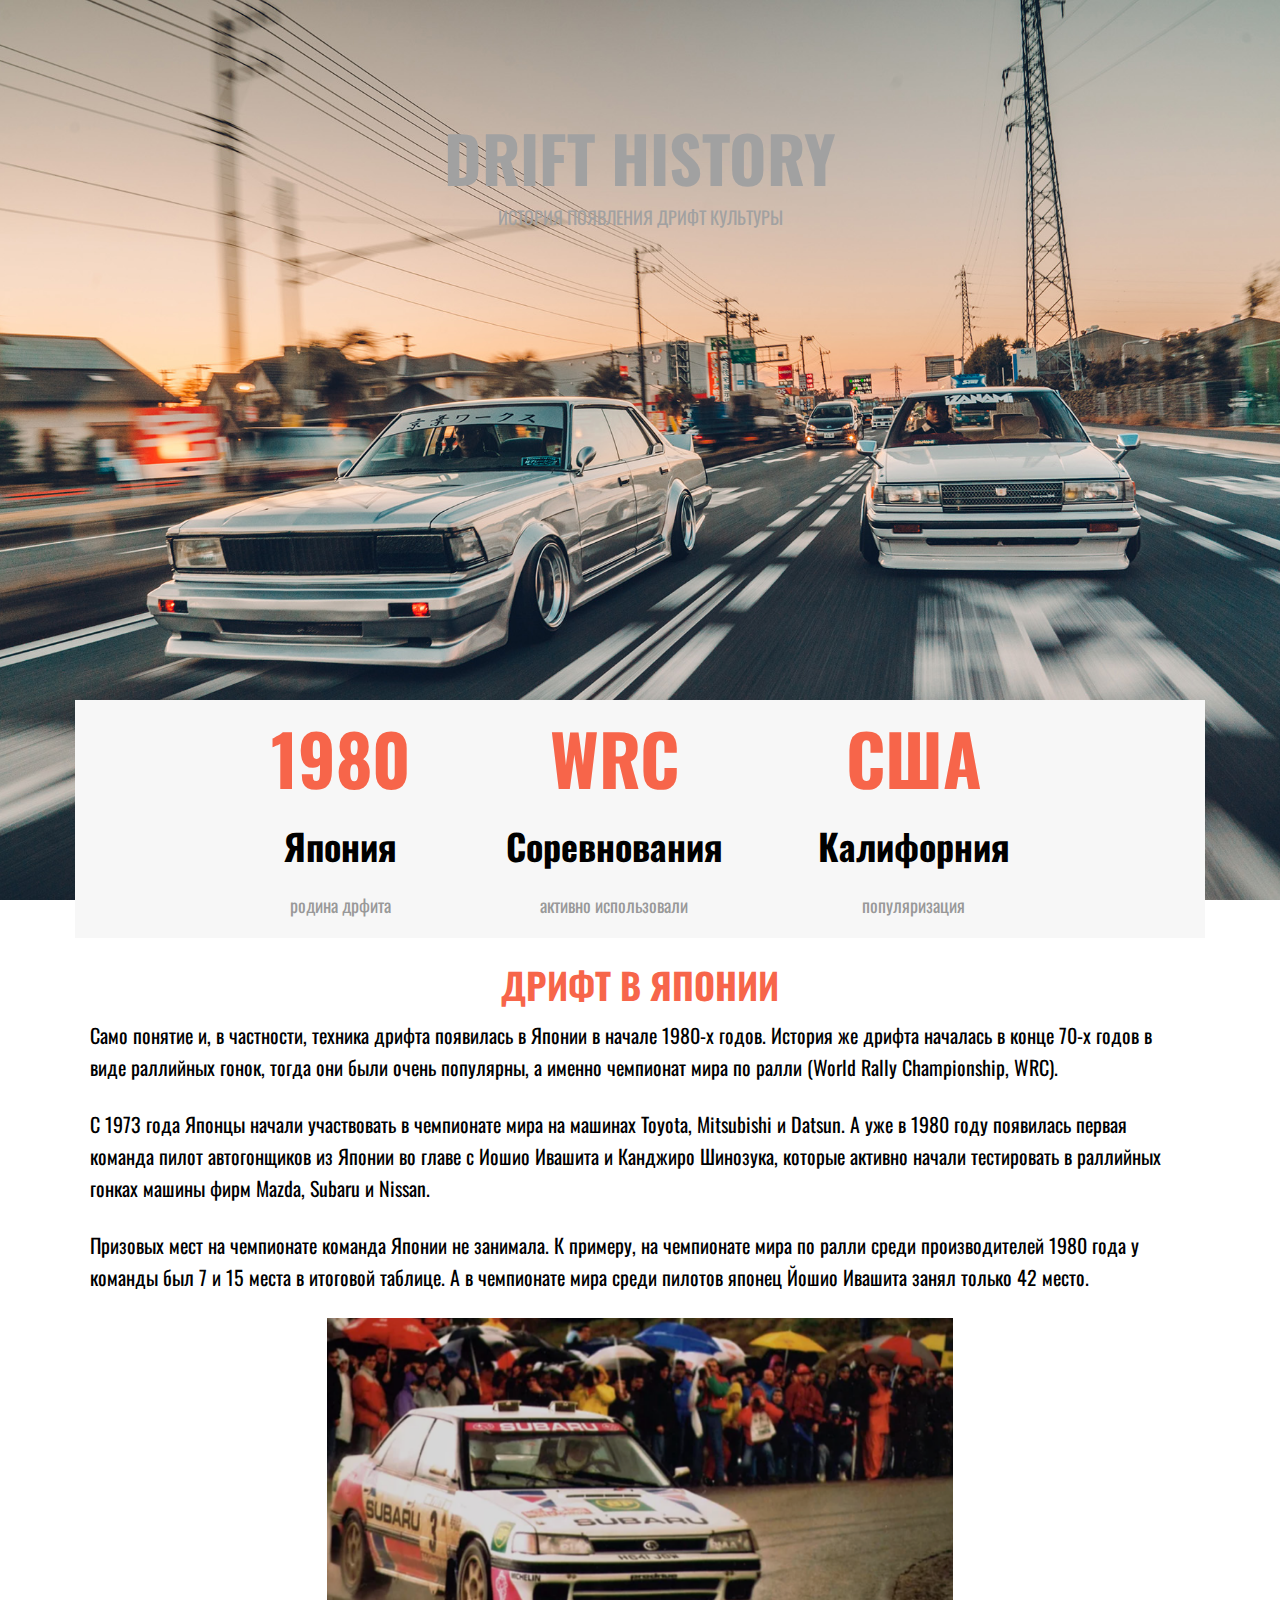
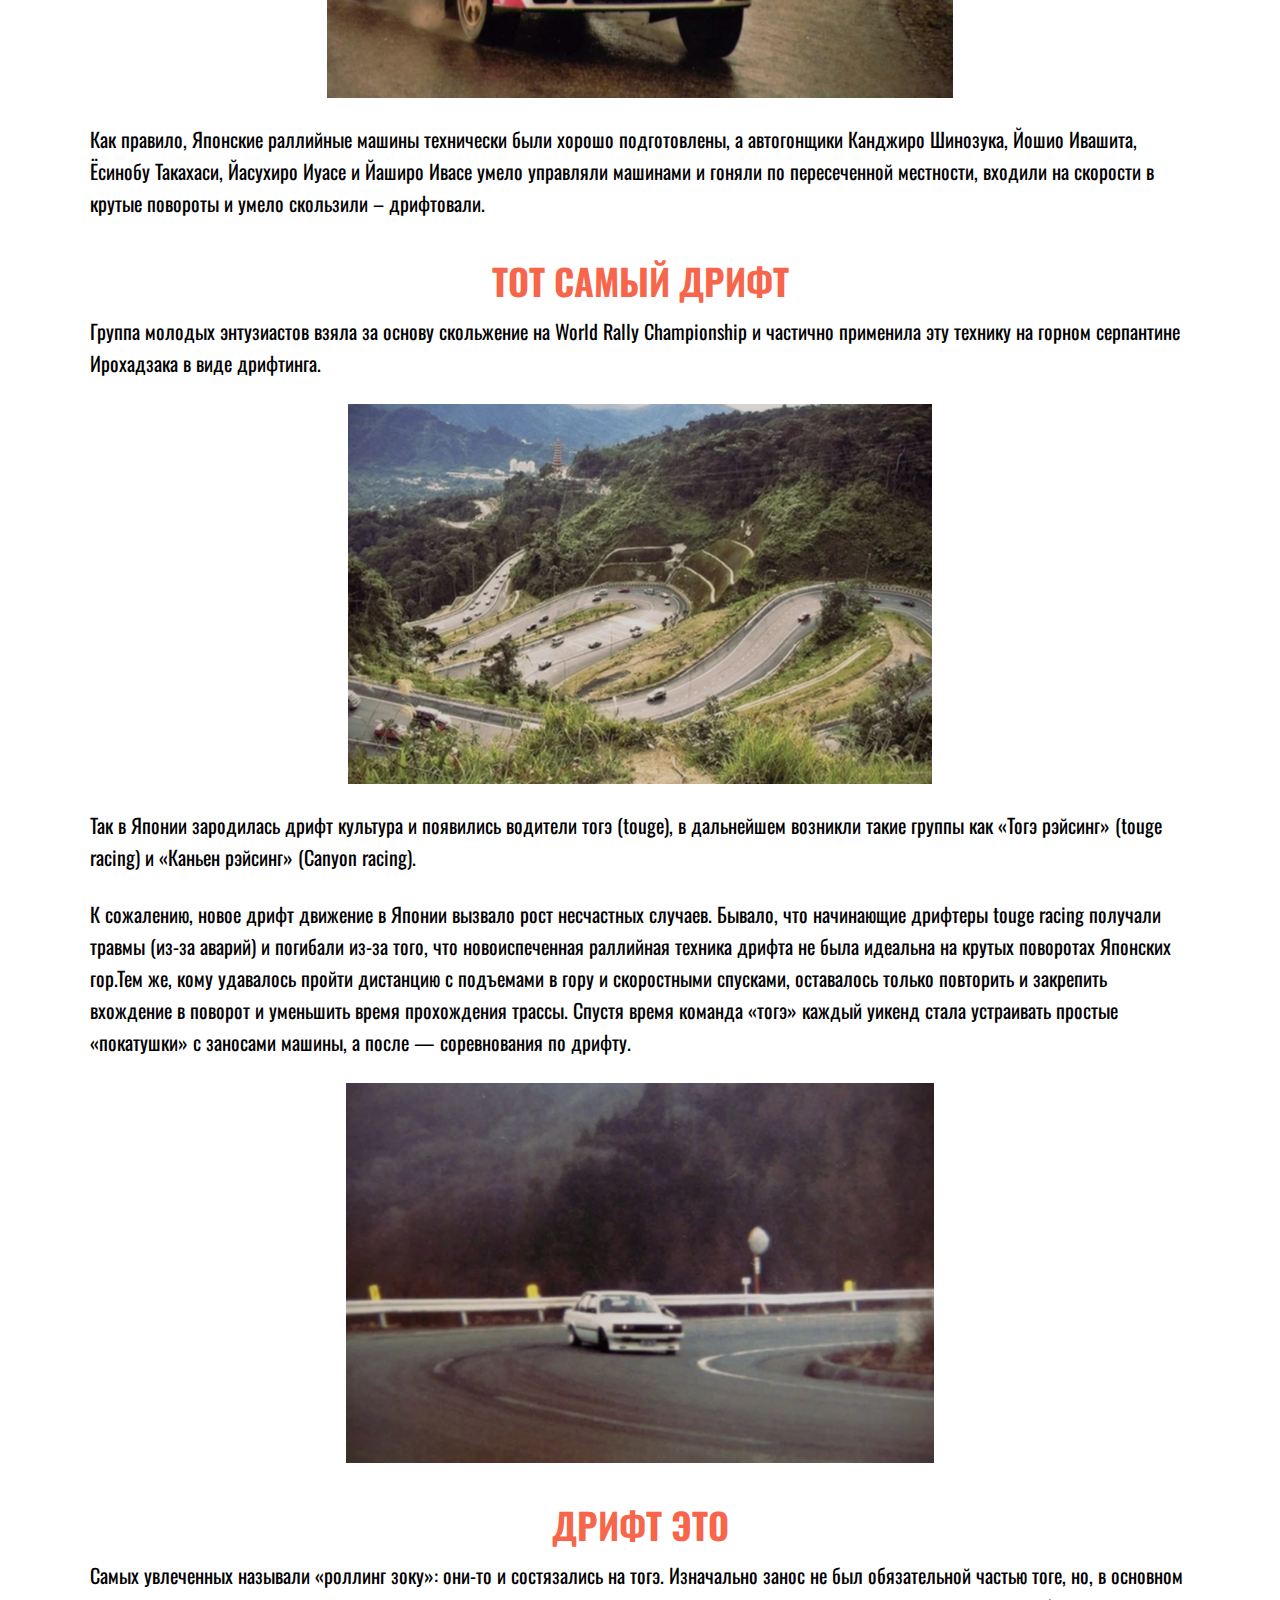
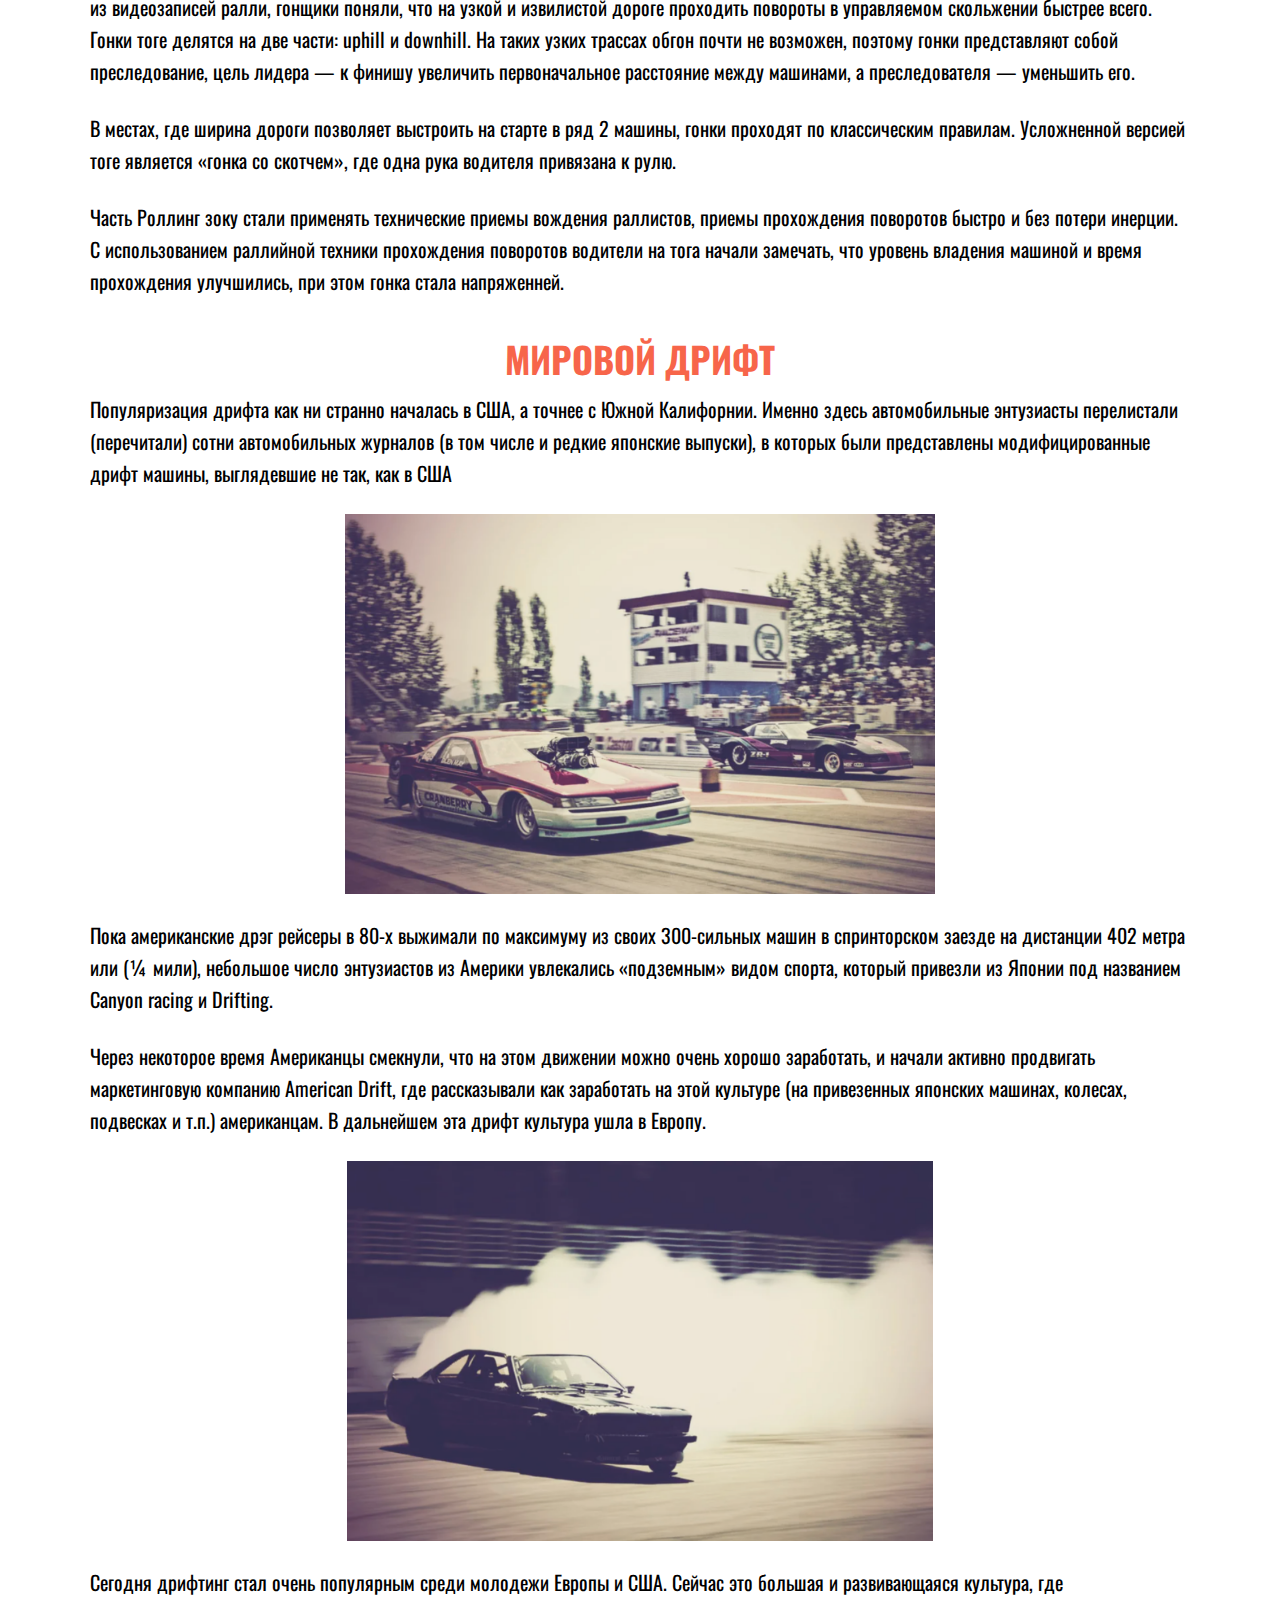
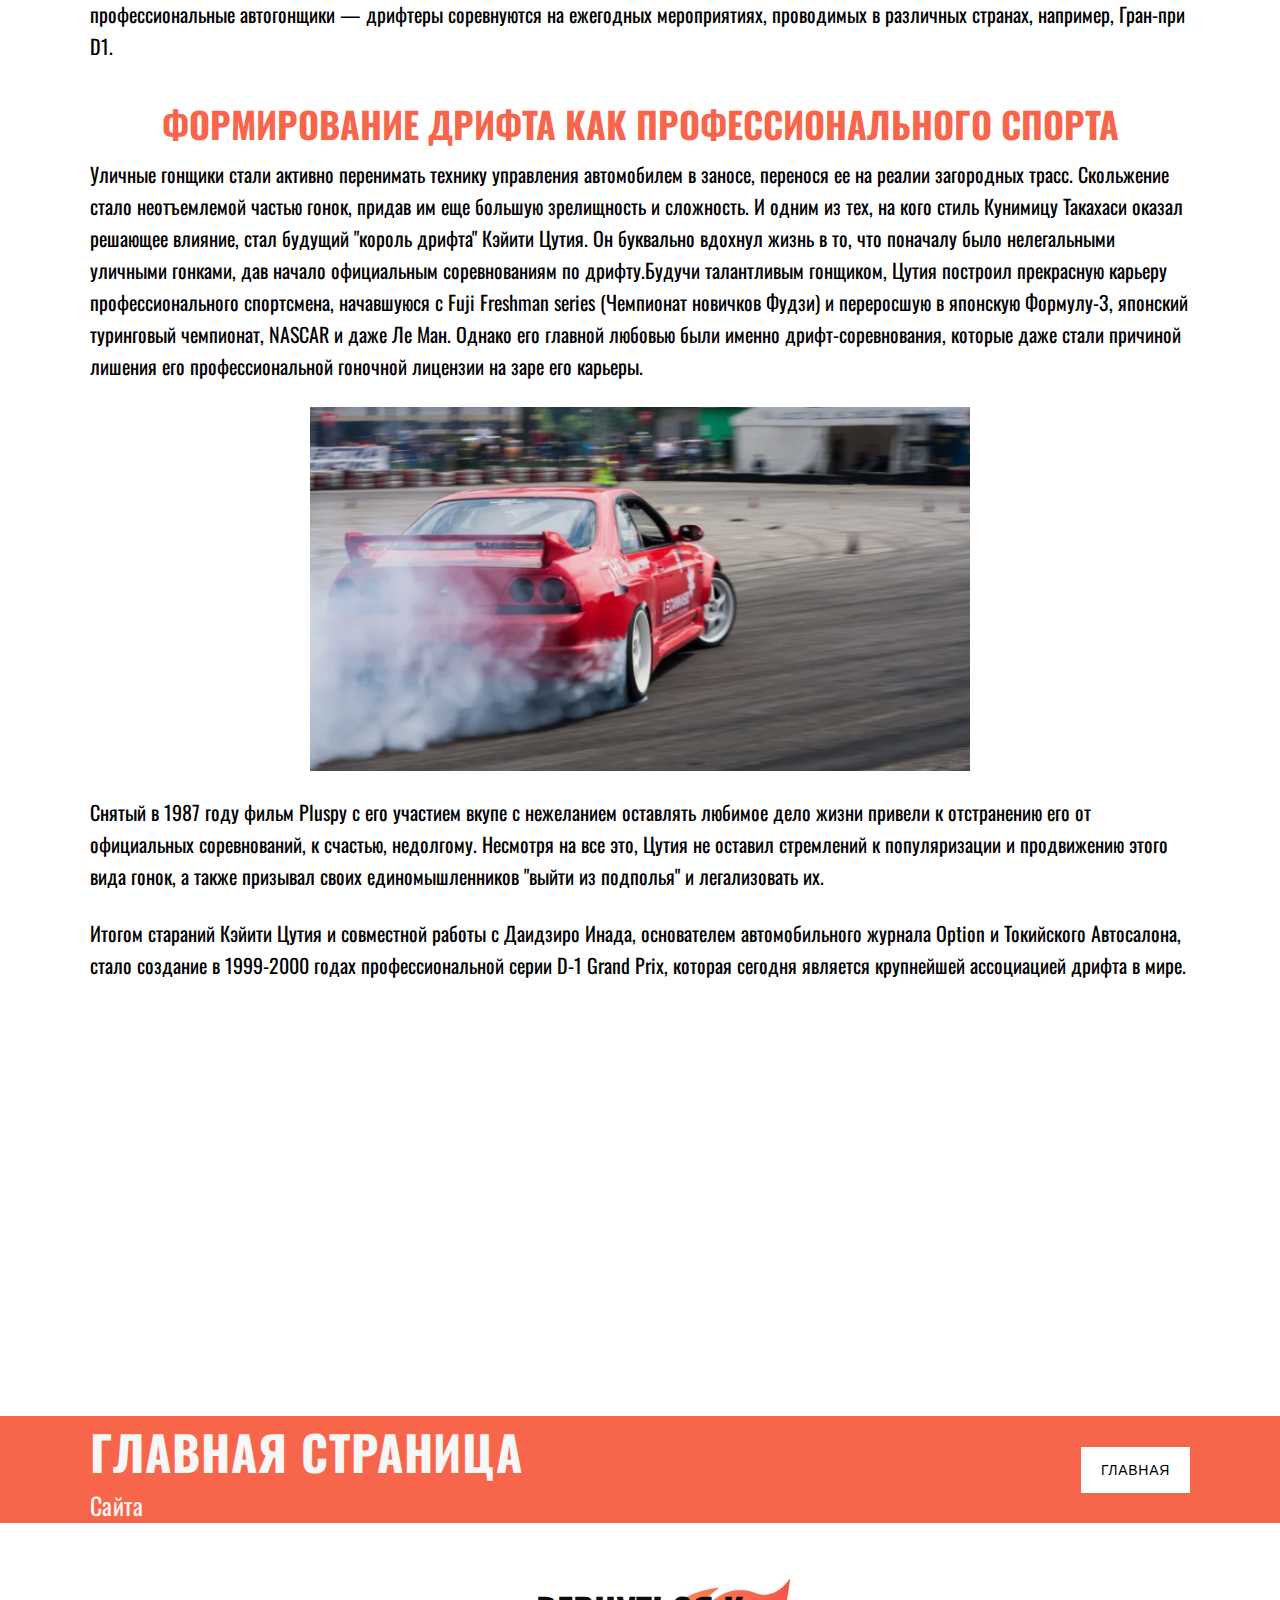
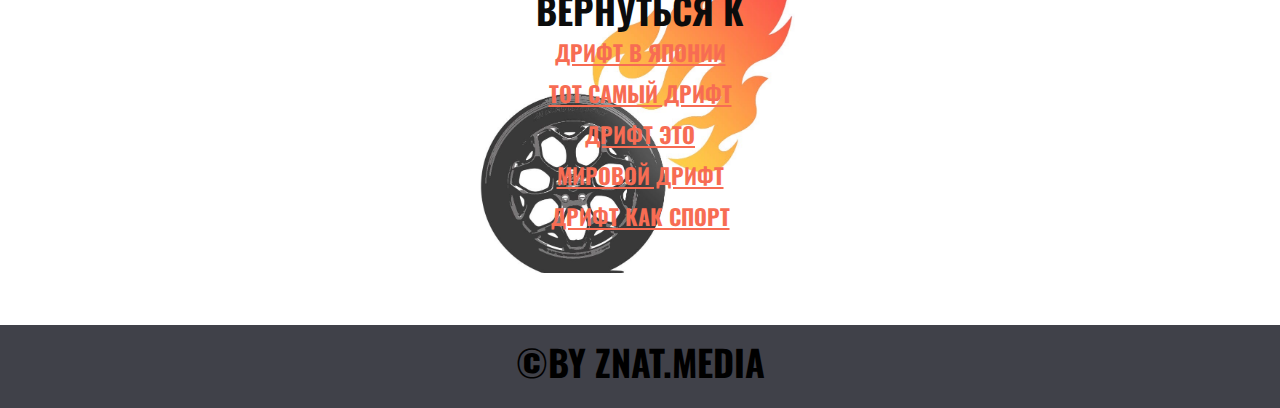
<file: second.html>
<!DOCTYPE html>
<html lang="ru">
<head>
    <meta charset="UTF-8">
    <title>DRIFTSPB</title>
    <link rel="icon" href="drift-logo.ico" type="images/x-icon">
    <Link rel="stylesheet" href="style.css">
</head>
<body>
<div class="header">
    <div class="wrapper">
        <div class="bg-title">
            <h1>drift history</h1>
            <p>История появления дрифт культуры</p>
        </div>
    </div>
</div>
<div class="wrapper wrapper-gray">
    <div class="stat">
        <div class="stat-item">
            <h2>1980</h2>
            <h3>Япония</h3>
            <p>родина дрфита</p>
        </div>
        <div class="stat-item">
            <h2>WRC</h2>
            <h3>Соревнования</h3>
            <p>активно использовали</p>
        </div>
        <div class="stat-item">
            <h2>США</h2>
            <h3>Калифорния</h3>
            <p>популяризация</p>
        </div>
    </div>
</div>
<div class="wrapper">
    <h2 class="title title-content" id="DRIFT_IN_JAPAN">Дрифт в Японии</h2>
    <p class="content__text">
        Само понятие и, в частности, техника дрифта появилась в Японии в начале 1980-х годов. История же дрифта началась
        в конце 70-х годов в виде раллийных гонок, тогда они были очень популярны, а именно чемпионат мира по ралли
        (World Rally Championship, WRC).
    </p>
    <p class="content__text">
        С 1973 года Японцы начали участвовать в чемпионате мира на машинах Toyota, Mitsubishi и Datsun. А уже в 1980
        году появилась первая команда пилот автогонщиков из Японии во главе с Иошио Ивашита и Канджиро Шинозука, которые
        активно начали тестировать в раллийных гонках машины фирм Mazda, Subaru и Nissan.
    </p>
    <p class="content__text">
        Призовых мест на чемпионате команда Японии не занимала. К примеру, на чемпионате мира по ралли среди
        производителей 1980 года у команды был 7 и 15 места в итоговой таблице. А в чемпионате мира среди пилотов японец
        Йошио Ивашита занял только 42 место.
    </p>
    <img src="image/content-1.png" class="picture">
    <p class="content__text">
        Как правило, Японские раллийные машины технически были хорошо подготовлены, а автогонщики Канджиро Шинозука,
        Йошио Ивашита, Ёсинобу Такахаси, Йасухиро Иуасе и Йаширо Ивасе умело управляли машинами и гоняли по пересеченной
        местности, входили на скорости в крутые повороты и умело скользили – дрифтовали.
    </p>
    <h2 class="title title-content" id="THE_SAME_DRIFT">Тот самый дрифт</h2>
    <p class="content__text">
        Группа молодых энтузиастов взяла за основу скольжение на World Rally Championship и частично применила эту
        технику на горном серпантине Ирохадзака в виде дрифтинга.
    </p>
    <img src="image/content-2.png" class="picture">
    <p class="content__text">
        Так в Японии зародилась дрифт культура и появились водители тогэ (touge), в дальнейшем возникли такие группы как
        «Тогэ рэйсинг» (touge racing) и «Каньен рэйсинг» (Сanyon racing).
    </p>
    <p class="content__text">
        К сожалению, новое дрифт движение в Японии вызвало рост несчастных случаев. Бывало, что начинающие дрифтеры
        touge racing получали травмы (из-за аварий) и погибали из-за того, что новоиспеченная раллийная техника дрифта
        не была идеальна на крутых поворотах Японских гор.Тем же, кому удавалось пройти дистанцию с подъемами в гору и
        скоростными спусками, оставалось только повторить и закрепить вхождение в поворот и уменьшить время прохождения
        трассы. Спустя время команда «тогэ» каждый уикенд стала устраивать простые «покатушки» с заносами машины, а
        после — соревнования по дрифту.
    </p>
    <img src="image/content-3.png" class="picture">
    <h2 class="title title-content" id="Dr">Дрифт это</h2>
    <p class="content__text">
        Самых увлеченных называли «роллинг зоку»: они-то и состязались на тогэ. Изначально занос не был обязательной
        частью тоге, но, в основном из видеозаписей ралли, гонщики поняли, что на узкой и извилистой дороге проходить
        повороты в управляемом скольжении быстрее всего. Гонки тоге делятся на две части: uphill и downhill. На таких
        узких трассах обгон почти не возможен, поэтому гонки представляют собой преследование, цель лидера — к финишу
        увеличить первоначальное расстояние между машинами, а преследователя — уменьшить его.
    </p>
    <p class="content__text">
        В местах, где ширина дороги позволяет выстроить на старте в ряд 2 машины, гонки проходят по классическим
        правилам. Усложненной версией тоге является «гонка со скотчем», где одна рука водителя привязана к рулю.
    </p>
    <p class="content__text">
        Часть Роллинг зоку стали применять технические приемы вождения раллистов, приемы прохождения поворотов быстро и
        без потери инерции. С использованием раллийной техники прохождения поворотов водители на тога начали замечать,
        что уровень владения машиной и время прохождения улучшились, при этом гонка стала напряженней.
    </p>
    <h2 class="title title-content" id="WORLD DRIFT">Мировой дрифт</h2>
    <p class="content__text">
        Популяризация дрифта как ни странно началась в США, а точнее с Южной Калифорнии. Именно здесь автомобильные
        энтузиасты перелистали (перечитали) сотни автомобильных журналов (в том числе и редкие японские выпуски), в
        которых были представлены модифицированные дрифт машины, выглядевшие не так, как в США
    </p>
    <img src="image/content-4.png" class="picture">
    <p class="content__text">
        Пока американские дрэг рейсеры в 80-х выжимали по максимуму из своих 300-сильных машин в спринторском заезде на
        дистанции 402 метра или (¼ мили), небольшое число энтузиастов из Америки увлекались «подземным» видом спорта,
        который привезли из Японии под названием Сanyon racing и Drifting.
    </p>
    <p class="content__text">
        Через некоторое время Американцы смекнули, что на этом движении можно очень хорошо заработать, и начали активно
        продвигать маркетинговую компанию American Drift, где рассказывали как заработать на этой культуре (на
        привезенных японских машинах, колесах, подвесках и т.п.) американцам. В дальнейшем эта дрифт культура ушла в
        Европу.
    </p>
    <img src="image/content-5.png" class="picture">
    <p class="content__text">
        Сегодня дрифтинг стал очень популярным среди молодежи Европы и США. Сейчас это большая и развивающаяся культура,
        где профессиональные автогонщики — дрифтеры соревнуются на ежегодных мероприятиях, проводимых в различных
        странах, например, Гран-при D1.
    </p>
    <h2 class="title title-content" id="PROFESSIONAL_SPORTS">Формирование дрифта как профессионального спорта</h2>
    <p class="content__text">
        Уличные гонщики стали активно перенимать технику управления автомобилем в заносе, перенося ее на реалии
        загородных трасс. Скольжение стало неотъемлемой частью гонок, придав им еще большую зрелищность и сложность. И
        одним из тех, на кого стиль Кунимицу Такахаси оказал решающее влияние, стал будущий "король дрифта" Кэйити
        Цутия. Он буквально вдохнул жизнь в то, что поначалу было нелегальными уличными гонками, дав начало официальным
        соревнованиям по дрифту.Будучи талантливым гонщиком, Цутия построил прекрасную карьеру профессионального
        спортсмена, начавшуюся с Fuji Freshman series (Чемпионат новичков Фудзи) и переросшую в японскую Формулу-3,
        японский туринговый чемпионат, NASCAR и даже Ле Ман. Однако его главной любовью были именно дрифт-соревнования,
        которые даже стали причиной лишения его профессиональной гоночной лицензии на заре его карьеры.
    </p>
    <img src="image/content-6.png" class="picture">
    <p class="content__text">
        Снятый в 1987 году фильм Pluspy с его участием вкупе с нежеланием оставлять любимое дело жизни привели к
        отстранению его от официальных соревнований, к счастью, недолгому. Несмотря на все это, Цутия не оставил
        стремлений к популяризации и продвижению этого вида гонок, а также призывал своих единомышленников "выйти из
        подполья" и легализовать их.
    </p>
    <p class="content__text">
        Итогом стараний Кэйити Цутия и совместной работы с Даидзиро Инада, основателем автомобильного журнала Option и
        Токийского Автосалона, стало создание в 1999-2000 годах профессиональной серии D-1 Grand Prix, которая сегодня
        является крупнейшей ассоциацией дрифта в мире.
    </p>
    <iframe width="640" height="360" src="https://www.youtube.com/embed/laesiLn9hwo" frameborder="0"
            allow="accelerometer; autoplay; clipboard-write; encrypted-media; gyroscope; picture-in-picture"
            allowfullscreen class="picture"></iframe>

</div>

<div class="contact wrapper-path">
    <div class="wrapper">
        <div class="box-contact">
            <div>
                <h3>ГЛАВНАЯ СТРАНИЦА</h3>
                <p>Сайта</p>
            </div>
            <div>
                <form action="index.html">
                    <button type="submit" class="button-box-contact">главная</button>
                </form>
            </div>
        </div>
    </div>
</div>
<nav class="menu-anchor">
    <h2 class="title"> Вернуться к </h2>
    <ul class="menu__contents " style=" list-style-type: none;">
        <li class="menu-content__text">
            <a href="#DRIFT_IN_JAPAN" class=" menu__links">ДРИФТ В ЯПОНИИ</a>
        </li>
        <li class="menu-content__text">
            <a href="#THE_SAME_DRIFT" class=" menu__links">ТОТ САМЫЙ ДРИФТ</a>
        </li>
        <li class="menu-content__text">
            <a href="#Dr" class=" menu__links">ДРИФТ ЭТО</a>
        </li>
        <Li class="menu-content__text">
            <a href="#WORLD DRIFT" class=" menu__links">МИРОВОЙ ДРИФТ</a>
        </Li>
        <Li class="menu-content__text">
            <a href="#PROFESSIONAL_SPORTS" class=" menu__links">ДРИФТ КАК СПОРТ</a>
        </Li>
    </ul>
</nav>
<div class="footer">
    <div class="wrapper">
        <h2>&copy;By Znat.media</h2>
    </div>
</div>
</body>
</html>
</file>
<file: style.css>
@import url('https://fonts.googleapis.com/css2?family=Oswald:wght@500&display=swap');

/*
Browsers: last 4 version
*/

@media (max-width: 920px) {
    body {
        font-size: 16px;
    }

    .wrapper {
        max-width: 600px;
    }

    h1 {
        font-size: 45px;
        max-width: 600px;
    }

    h2 {
        font-size: 25px;
        margin-top: 74px;
    }

    .title {
        top: calc(50% - 67px - 75px);
    }

    .stat {
        max-width: 500px;
        margin: -106px auto 0;
        padding-top: 41px;
        padding-bottom: 35px;
    }

    .stat-item h2 {
        font-size: 50px;
        margin-bottom: 14px;
    }

    .stat-item h3 {
        font-size: 20px;
    }

    .box-party h3 {
        margin-top: 30px;
    }

    .box-contact h3 {
        font-size: 30px;
    }

    .box-contact p {
        font-size: 16px;
    }

    .grid {
        grid-gap: 16px;
        margin-top: 59px;
        margin-bottom: 91px;
    }

    .box-feedback {
        margin-top: 32px;
        margin-bottom: 66px;
        -ms-flex-wrap: wrap;
        flex-wrap: wrap;
    }

    .feedback {
        margin-bottom: 20px;
    }

    .box-feedback > div {
        -webkit-box-sizing: content-box;
        box-sizing: content-box;
        -ms-flex-preferred-size: 100%;
        flex-basis: 100%;
        max-width: 100%;
    }

    .footer-contact {
        -webkit-box-align: start;
        -ms-flex-align: start;
        align-items: flex-start;
        margin-top: 61px;
        -ms-flex-wrap: wrap;
        flex-wrap: wrap;
    }

    .footer-contact > div {
        -ms-flex-preferred-size: 49%;
        flex-basis: 49%;
        max-width: 49%;
    }

    .footer-contact h3 .footer-contact-info {
        font-size: 20px;
    }

    .footer {
        margin-top: 32px;
    }

    .picture {
        margin-top: 20px;
        margin-bottom: 20px;
    }
}

@media (max-width: 640px) {
    body {
        font-size: 14px;
    }

    .stat-item h2 {
        font-size: 40px;
        margin-bottom: 14px;
    }

    .bg {
        height: initial;
        position: inherit;
        padding: 50px 0 150px;
    }

    .title {
        position: inherit;
        top: inherit;
        left: inherit;
        right: inherit;
    }

    h1 {
        font-size: 30px;
    }

    .stat, .box-party {
        -ms-flex-wrap: wrap;
        flex-wrap: wrap;
    }

    .box-party {
        margin-bottom: 46px;
    }

    .stat-item {
        -ms-flex-preferred-size: 49%;
        flex-basis: 49%;
        max-width: 49%;
    }

    .stat-item h2 {
        font-size: 40px;
    }

    .box-party > div {
        -ms-flex-preferred-size: 100%;
        flex-basis: 100%;
        max-width: 100%;
        text-align: center;
    }

    .box-party img {
        width: 100%;
        max-width: 200px;
    }

    .box-party h3 {
        margin-top: 13px;
        padding-top: 18px;
        margin-bottom: 30px;
    }

    .box-party h3::before {
        right: 0;
        margin: 0 auto;
    }

    .grid {
        grid-template-areas: "a b" "c d" "e f";
    }

    .grid-photo {
        -ms-grid-columns: 1fr 1fr;
        grid-template-columns: 1fr 1fr;
    }

    .box-contact h3 {
        font-size: 25px;
        margin-bottom: 13px;
    }

    .box-contact p, .footer-contact-info, .footer-contact h3 {
        font-size: 14px;
    }

    .footer-contact img {
        max-width: 32px;
        width: 100%;
    }

    .contact {
        padding: 30px 0;
    }

    .picture {
        margin-top: 16px;
        margin-bottom: 16px;
        max-width: 30%;
        max-height: 20%;
    }
}

@media (max-width: 500px) {
    .box-contact {
        -webkit-box-orient: vertical;
        -webkit-box-direction: normal;
        -ms-flex-direction: column;
        flex-direction: column;
        text-align: center;
    }

    .box-contact p {
        margin-bottom: 20px;
    }

    .picture {
        margin-top: 12px;
        margin-bottom: 12px;
        max-width: 20%;
        max-height: 10%;
    }
}

@media (max-width: 400px) {
    .grid {
        grid-template-areas: "a" "b" "c" "d" "e" "f";
    }

    .footer {
        font-size: 14px;
    }

    .picture {
        margin-top: 8px;
        margin-bottom: 8px;
        max-width: 10%;
        max-height: 5%;
    }
}

* {
    margin: 0 auto;
    padding: 0;
}

html body {
    width: 100%;
}

body {
    font-family: 'Oswald', sans-serif;
    font-size: 18px;
}

h1 {
    color: #a1a1a1;
    font-size: 64px;
    text-transform: uppercase;
    max-width: 1200px;
    margin: 0 auto;
}

h1 + p {
    color: #a1a1a1;
    text-transform: uppercase;
}

h2 {
    font-size: 36px;
    text-transform: uppercase;
    text-align: center;
}

.wrapper {
    max-width: 1100px;
    margin: 0 auto;
    margin-bottom: 10px;
    padding-left: 15px;
    padding-right: 15px;
}

.wrapper-gray {
    background-color: #F7F7F7;
}

.bg {
    background-image: url("./image/drift.jpg");
    background-repeat: no-repeat;
    background-position: center;
    background-size: cover;
    text-align: center;
    height: 100vh;
}

.bg-title {
    padding: 10%;
}

.title {
    padding-top: 10px;
    padding-bottom: 8px;
}

.stat {
    text-align: center;
    display: -webkit-box;
    display: -ms-flexbox;
    display: flex;
    -webkit-box-pack: justify;
    -ms-flex-pack: justify;
    justify-content: space-between;
    max-width: 739px;
    margin: -200px auto 0;
}

.stat-item h2 {
    color: #F7654A;
    font-size: 70px;
    margin-top: 5px;
    margin-bottom: 10px;
}

.stat-item h3 {
    color: #000000;
    font-size: 36px;
    margin-bottom: 20px;
    margin-top: 2px;
}

.stat-item p {
    color: #999999;
    margin-bottom: 20px;
    margin-top: 2px;
}

.box-party {
    display: -webkit-box;
    display: -ms-flexbox;
    display: flex;
    -webkit-box-pack: justify;
    -ms-flex-pack: justify;
    justify-content: space-between;
    -webkit-box-align: start;
    -ms-flex-align: start;
    align-items: flex-start;
}

.box-party > div {
    -ms-flex-preferred-size: 31%;
    flex-basis: 31%;
    max-width: 31%;
}

.box-party img {
    width: 100%;
}

.box-party h3 {
    position: relative;
    padding-top: 20px;
    margin-top: 20px;
}

.box-party h3::before {
    content: '';
    position: absolute;
    top: 0;
    left: 0;
    width: 55px;
    height: 6px;
    background-color: #F7654A;
}

.contact {
    background-color: #F7654A;
    color: #F7F7F7;
}

.box-contact {
    display: -webkit-box;
    display: -ms-flexbox;
    display: flex;
    -webkit-box-pack: justify;
    -ms-flex-pack: justify;
    justify-content: space-between;
    -webkit-box-align: center;
    -ms-flex-align: center;
    align-items: center;
}

.box-contact h3 {
    font-size: 48px;
    letter-spacing: 0.02em;
}

.box-contact p {
    font-size: 24px;
    letter-spacing: 0.02em;

}

.box-contact button {
    background-color: white;
    border: none;
    padding: 15px 20px;
    font-size: 14px;
    text-transform: uppercase;
    letter-spacing: 0.05em;
    color: black;
}

.grid {
    text-align: center;
    display: -ms-grid;
    display: grid;
    grid-template-areas: "a b c" "d e f";
    grid-gap: 20px;
}

.grid-item {
    background-color: #F7F7F7;
    width: 55%;
    height: 70%;
    padding: 20px;
}

.grid-one {
    -ms-grid-row: 1;
    -ms-grid-column: 1;
    grid-area: a;
}

.grid-two {
    -ms-grid-row: 1;
    -ms-grid-column: 3;
    grid-area: b;
}

.grid-three {
    -ms-grid-row: 1;
    -ms-grid-column: 5;
    grid-area: c;
}

.grid-four {
    -ms-grid-row: 3;
    -ms-grid-column: 1;
    grid-area: d;
}

.grid-five {
    -ms-grid-row: 3;
    -ms-grid-column: 3;
    grid-area: e;
}

.grid-six {
    -ms-grid-row: 3;
    -ms-grid-column: 5;
    grid-area: f;
}

@media (max-width: 640px) {
    .grid-one {
        -ms-grid-row: 1;
        -ms-grid-column: 1;
    }

    .grid-two {
        -ms-grid-row: 1;
        -ms-grid-column: 3;
    }

    .grid-three {
        -ms-grid-row: 3;
        -ms-grid-column: 1;
    }

    .grid-four {
        -ms-grid-row: 3;
        -ms-grid-column: 3;
    }

    .grid-five {
        -ms-grid-row: 5;
        -ms-grid-column: 1;
    }

    .grid-six {
        -ms-grid-row: 5;
        -ms-grid-column: 3;
    }
}

@media (max-width: 400px) {
    .grid-one {
        -ms-grid-row: 1;
        -ms-grid-column: 1;
    }

    .grid-two {
        -ms-grid-row: 3;
        -ms-grid-column: 1;
    }

    .grid-three {
        -ms-grid-row: 5;
        -ms-grid-column: 1;
    }

    .grid-four {
        -ms-grid-row: 7;
        -ms-grid-column: 1;
    }

    .grid-five {
        -ms-grid-row: 9;
        -ms-grid-column: 1;
    }

    .grid-six {
        -ms-grid-row: 11;
        -ms-grid-column: 1;
    }
}

.grid-photo {
    display: -ms-grid;
    display: grid;
    -ms-grid-columns: 1fr 1fr 1fr 1fr;
    grid-template-columns: 1fr 1fr 1fr 1fr;
}

.grid-photo-item {
    height: 100%;
    position: relative;
}


.grid-photo-item::before {
    content: '';
    background-color: rgba(64, 65, 73, 0.5);
    display: block;
    position: absolute;
    width: 100%;
    height: 100%;
}

.grid-photo-item:hover::before {
    background-color: rgba(64, 65, 73, 0.1);
}

.grid-photo-item img {
    width: 100%;
    height: 100%;
}

.box-feedback {
    display: -webkit-box;
    display: -ms-flexbox;
    display: flex;
    -webkit-box-pack: justify;
    -ms-flex-pack: justify;
    justify-content: space-between;
    -webkit-box-align: start;
    -ms-flex-align: start;
    align-items: flex-start;
}

.box-feedback > div {
    -webkit-box-sizing: content-box;
    box-sizing: content-box;
    -ms-flex-preferred-size: 32%;
    flex-basis: 32%;
    max-width: 32%;

}

.feedback {
    background-color: #F7F7F7;
    color: #999999;
    font-family: 'Open Sans', sans-serif;
    font-size: 14px;
    line-height: 21px;
    padding: 20px 30px;
}

.feedback::before {
    content: '';
    background-image: url("./image/11.png");
    display: block;
    background-repeat: no-repeat;
    width: 34px;
    height: 28px;
}

.name {
    font-size: 21px;
    line-height: 31px;
    letter-spacing: 0.02em;
    margin-bottom: 20px;

}

.footer-contact {
    display: -webkit-box;
    display: -ms-flexbox;
    display: flex;
    -webkit-box-pack: justify;
    -ms-flex-pack: justify;
    justify-content: space-between;
    -webkit-box-align: start;
    -ms-flex-align: start;
    align-items: flex-start;
    text-align: center;
}

.footer-contact > div {
    -ms-flex-preferred-size: 24%;
    flex-basis: 24%;
    max-width: 24%;
}

.footer-contact-info {
    padding-left: 0;
    padding-top: 10px;
}

.footer-icon_size {
    width: 71px;
    height: 29px;
}

.footer-title {
    font-size: 24px;
    line-height: 36px;
    color: #999999;
}

.footer-contact-info {
    font-size: 24px;
    line-height: 36px;
}

.footer {
    background: #404149;
    padding: 10px 0px;
    margin-top: 4%;
}

.box-party-title {
    padding-bottom: 10px;
}

.wrapper-path {
    margin-top: 50px;
    margin-bottom: 50px;
}

.wrapper-title {
    margin-bottom: 25px;
}

.button-box-contact:active {
    background-color: rgba(247, 130, 74, 0.5);
}

.content__text {
    margin-top: 0;
    margin-bottom: 25px;
    font-weight: normal;
    line-height: 32px;
    font-size: 20px;
    min-width: 784px;
}

.picture {
    -webkit-box-pack: center;
    -ms-flex-pack: center;
    justify-content: center;
    margin-left: auto;
    margin-right: auto;
    display: block;
    margin-top: 25px;
    margin-bottom: 25px;
    max-width: 660px;
    max-height: 380px;
}

.header {
    background-image: url("./image/header-2.jpg");
    background-repeat: no-repeat;
    background-position: center;
    background-size: cover;
    text-align: center;
    height: 100vh;
}

.title-content {
    color: #F7654A;
}

.menu__contents {
    text-align: center;
}

.menu-content__text {
    margin-top: 0;
    margin-bottom: 25px;
    font-weight: bold;
    line-height: 16px;
    font-size: 22px;
}

.menu__links {
    color: #F7654A;
}

.menu-anchor {
    width: 320px;
    height: 300px;
    margin: 0 auto;
    background-image: url("./image/drift-logo.jpg");
    background-size: cover;
    opacity: 0.95;
}

.header {
    background-image: url("./image/header-2.jpg");
    background-repeat: no-repeat;
    background-position: center;
    background-size: cover;
    text-align: center;
    height: 100vh;
}

.header-photo {
    background-image: url("./image/header-3.jpg");
}

.slideshow-container {
    max-width: 900px;
    position: relative;
    margin: auto;
}

.mySlides {
    display: none;
}

.prev, .next {
    cursor: pointer;
    position: absolute;
    top: 50%;
    width: auto;
    margin-top: -22px;
    padding: 16px;
    color: #F7654A;
    font-weight: bold;
    font-size: 18px;
    -webkit-transition: 0.6s ease;
    -o-transition: 0.6s ease;
    transition: 0.6s ease;
    border-radius: 0 3px 3px 0;
}

.next {
    right: 0;
    border-radius: 3px 0 0 3px;
}

.prev:hover, .next:hover {
    background-color: rgba(0, 0, 0, 0.8);
}

.text {
    color: white;
    font-size: 25px;
    padding-bottom: 10px;
    position: absolute;
    bottom: 8px;
    width: 100%;
    text-align: center;
}

.numbertext {
    color: #F7654A;
    font-size: 20px;
    padding: 8px 12px;
    position: absolute;
    top: 0;
}

.dot {
    cursor: pointer;
    height: 15px;
    width: 15px;
    margin: 0 2px;
    background-color: #bbb;
    border-radius: 50%;
    display: inline-block;
    -webkit-transition: background-color 0.6s ease;
    -o-transition: background-color 0.6s ease;
    transition: background-color 0.6s ease;
}

.active, .dot:hover {
    background-color: #F7654A;
}


.fade {
    -webkit-animation-name: fade;
    animation-name: fade;
    -webkit-animation-duration: 1.5s;
    animation-duration: 1.5s;
}

@-webkit-keyframes fade {
    from {
        opacity: .4
    }
    to {
        opacity: 1
    }
}

@keyframes fade {
    from {
        opacity: .4
    }
    to {
        opacity: 1
    }
}

*,
*::after,
*::before {
    margin: 0;
    padding: 0;
    -webkit-box-sizing: inherit;
    box-sizing: inherit;
}

.container {
    width: 60%;
    margin: 2rem auto;
}

.gallery {
    display: -ms-grid;
    display: grid;
    -ms-grid-columns: 1fr 1.5rem 1fr 1.5rem 1fr 1.5rem 1fr 1.5rem 1fr 1.5rem 1fr 1.5rem 1fr 1.5rem 1fr;
    grid-template-columns: repeat(8, 1fr);
    -ms-grid-rows: 5vw 1.5rem 5vw 1.5rem 5vw 1.5rem 5vw 1.5rem 5vw 1.5rem 5vw 1.5rem 5vw 1.5rem 5vw;
    grid-template-rows: repeat(8, 5vw);
    grid-gap: 1.5rem;
}

.gallery > *:nth-child(1) {
    -ms-grid-row: 1;
    -ms-grid-column: 1;
}

.gallery > *:nth-child(2) {
    -ms-grid-row: 1;
    -ms-grid-column: 3;
}

.gallery > *:nth-child(3) {
    -ms-grid-row: 1;
    -ms-grid-column: 5;
}

.gallery > *:nth-child(4) {
    -ms-grid-row: 1;
    -ms-grid-column: 7;
}

.gallery > *:nth-child(5) {
    -ms-grid-row: 1;
    -ms-grid-column: 9;
}

.gallery > *:nth-child(6) {
    -ms-grid-row: 1;
    -ms-grid-column: 11;
}

.gallery > *:nth-child(7) {
    -ms-grid-row: 1;
    -ms-grid-column: 13;
}

.gallery > *:nth-child(8) {
    -ms-grid-row: 1;
    -ms-grid-column: 15;
}

.gallery > *:nth-child(9) {
    -ms-grid-row: 3;
    -ms-grid-column: 1;
}

.gallery > *:nth-child(10) {
    -ms-grid-row: 3;
    -ms-grid-column: 3;
}

.gallery > *:nth-child(11) {
    -ms-grid-row: 3;
    -ms-grid-column: 5;
}

.gallery > *:nth-child(12) {
    -ms-grid-row: 3;
    -ms-grid-column: 7;
}

.gallery > *:nth-child(13) {
    -ms-grid-row: 3;
    -ms-grid-column: 9;
}

.gallery > *:nth-child(14) {
    -ms-grid-row: 3;
    -ms-grid-column: 11;
}

.gallery > *:nth-child(15) {
    -ms-grid-row: 3;
    -ms-grid-column: 13;
}

.gallery > *:nth-child(16) {
    -ms-grid-row: 3;
    -ms-grid-column: 15;
}

.gallery > *:nth-child(17) {
    -ms-grid-row: 5;
    -ms-grid-column: 1;
}

.gallery > *:nth-child(18) {
    -ms-grid-row: 5;
    -ms-grid-column: 3;
}

.gallery > *:nth-child(19) {
    -ms-grid-row: 5;
    -ms-grid-column: 5;
}

.gallery > *:nth-child(20) {
    -ms-grid-row: 5;
    -ms-grid-column: 7;
}

.gallery > *:nth-child(21) {
    -ms-grid-row: 5;
    -ms-grid-column: 9;
}

.gallery > *:nth-child(22) {
    -ms-grid-row: 5;
    -ms-grid-column: 11;
}

.gallery > *:nth-child(23) {
    -ms-grid-row: 5;
    -ms-grid-column: 13;
}

.gallery > *:nth-child(24) {
    -ms-grid-row: 5;
    -ms-grid-column: 15;
}

.gallery > *:nth-child(25) {
    -ms-grid-row: 7;
    -ms-grid-column: 1;
}

.gallery > *:nth-child(26) {
    -ms-grid-row: 7;
    -ms-grid-column: 3;
}

.gallery > *:nth-child(27) {
    -ms-grid-row: 7;
    -ms-grid-column: 5;
}

.gallery > *:nth-child(28) {
    -ms-grid-row: 7;
    -ms-grid-column: 7;
}

.gallery > *:nth-child(29) {
    -ms-grid-row: 7;
    -ms-grid-column: 9;
}

.gallery > *:nth-child(30) {
    -ms-grid-row: 7;
    -ms-grid-column: 11;
}

.gallery > *:nth-child(31) {
    -ms-grid-row: 7;
    -ms-grid-column: 13;
}

.gallery > *:nth-child(32) {
    -ms-grid-row: 7;
    -ms-grid-column: 15;
}

.gallery > *:nth-child(33) {
    -ms-grid-row: 9;
    -ms-grid-column: 1;
}

.gallery > *:nth-child(34) {
    -ms-grid-row: 9;
    -ms-grid-column: 3;
}

.gallery > *:nth-child(35) {
    -ms-grid-row: 9;
    -ms-grid-column: 5;
}

.gallery > *:nth-child(36) {
    -ms-grid-row: 9;
    -ms-grid-column: 7;
}

.gallery > *:nth-child(37) {
    -ms-grid-row: 9;
    -ms-grid-column: 9;
}

.gallery > *:nth-child(38) {
    -ms-grid-row: 9;
    -ms-grid-column: 11;
}

.gallery > *:nth-child(39) {
    -ms-grid-row: 9;
    -ms-grid-column: 13;
}

.gallery > *:nth-child(40) {
    -ms-grid-row: 9;
    -ms-grid-column: 15;
}

.gallery > *:nth-child(41) {
    -ms-grid-row: 11;
    -ms-grid-column: 1;
}

.gallery > *:nth-child(42) {
    -ms-grid-row: 11;
    -ms-grid-column: 3;
}

.gallery > *:nth-child(43) {
    -ms-grid-row: 11;
    -ms-grid-column: 5;
}

.gallery > *:nth-child(44) {
    -ms-grid-row: 11;
    -ms-grid-column: 7;
}

.gallery > *:nth-child(45) {
    -ms-grid-row: 11;
    -ms-grid-column: 9;
}

.gallery > *:nth-child(46) {
    -ms-grid-row: 11;
    -ms-grid-column: 11;
}

.gallery > *:nth-child(47) {
    -ms-grid-row: 11;
    -ms-grid-column: 13;
}

.gallery > *:nth-child(48) {
    -ms-grid-row: 11;
    -ms-grid-column: 15;
}

.gallery > *:nth-child(49) {
    -ms-grid-row: 13;
    -ms-grid-column: 1;
}

.gallery > *:nth-child(50) {
    -ms-grid-row: 13;
    -ms-grid-column: 3;
}

.gallery > *:nth-child(51) {
    -ms-grid-row: 13;
    -ms-grid-column: 5;
}

.gallery > *:nth-child(52) {
    -ms-grid-row: 13;
    -ms-grid-column: 7;
}

.gallery > *:nth-child(53) {
    -ms-grid-row: 13;
    -ms-grid-column: 9;
}

.gallery > *:nth-child(54) {
    -ms-grid-row: 13;
    -ms-grid-column: 11;
}

.gallery > *:nth-child(55) {
    -ms-grid-row: 13;
    -ms-grid-column: 13;
}

.gallery > *:nth-child(56) {
    -ms-grid-row: 13;
    -ms-grid-column: 15;
}

.gallery > *:nth-child(57) {
    -ms-grid-row: 15;
    -ms-grid-column: 1;
}

.gallery > *:nth-child(58) {
    -ms-grid-row: 15;
    -ms-grid-column: 3;
}

.gallery > *:nth-child(59) {
    -ms-grid-row: 15;
    -ms-grid-column: 5;
}

.gallery > *:nth-child(60) {
    -ms-grid-row: 15;
    -ms-grid-column: 7;
}

.gallery > *:nth-child(61) {
    -ms-grid-row: 15;
    -ms-grid-column: 9;
}

.gallery > *:nth-child(62) {
    -ms-grid-row: 15;
    -ms-grid-column: 11;
}

.gallery > *:nth-child(63) {
    -ms-grid-row: 15;
    -ms-grid-column: 13;
}

.gallery > *:nth-child(64) {
    -ms-grid-row: 15;
    -ms-grid-column: 15;
}

.gallery__img {
    width: 100%;
    height: 100%;
    -o-object-fit: cover;
    object-fit: cover;
    display: block;
}

.gallery__item--1 {
    -ms-grid-column: 1;
    grid-column-start: 1;
    -ms-grid-column-span: 2;
    grid-column-end: 3;
    -ms-grid-row: 1;
    grid-row-start: 1;
    -ms-grid-row-span: 2;
    grid-row-end: 3;
}

.gallery__item--2 {
    -ms-grid-column: 3;
    grid-column-start: 3;
    -ms-grid-column-span: 2;
    grid-column-end: 5;
    -ms-grid-row: 1;
    grid-row-start: 1;
    -ms-grid-row-span: 2;
    grid-row-end: 3;
}

.gallery__item--3 {
    -ms-grid-column: 5;
    grid-column-start: 5;
    -ms-grid-column-span: 4;
    grid-column-end: 9;
    -ms-grid-row: 1;
    grid-row-start: 1;
    -ms-grid-row-span: 5;
    grid-row-end: 6;
}

.gallery__item--4 {
    -ms-grid-column: 1;
    grid-column-start: 1;
    -ms-grid-column-span: 4;
    grid-column-end: 5;
    -ms-grid-row: 3;
    grid-row-start: 3;
    -ms-grid-row-span: 3;
    grid-row-end: 6;
}

.gallery__item--5 {
    -ms-grid-column: 1;
    grid-column-start: 1;
    -ms-grid-column-span: 4;
    grid-column-end: 5;
    -ms-grid-row: 6;
    grid-row-start: 6;
    -ms-grid-row-span: 3;
    grid-row-end: 9;
}

.gallery__item--6 {
    -ms-grid-column: 5;
    grid-column-start: 5;
    -ms-grid-column-span: 4;
    grid-column-end: 9;
    -ms-grid-row: 6;
    grid-row-start: 6;
    -ms-grid-row-span: 3;
    grid-row-end: 9;
}
</file>
